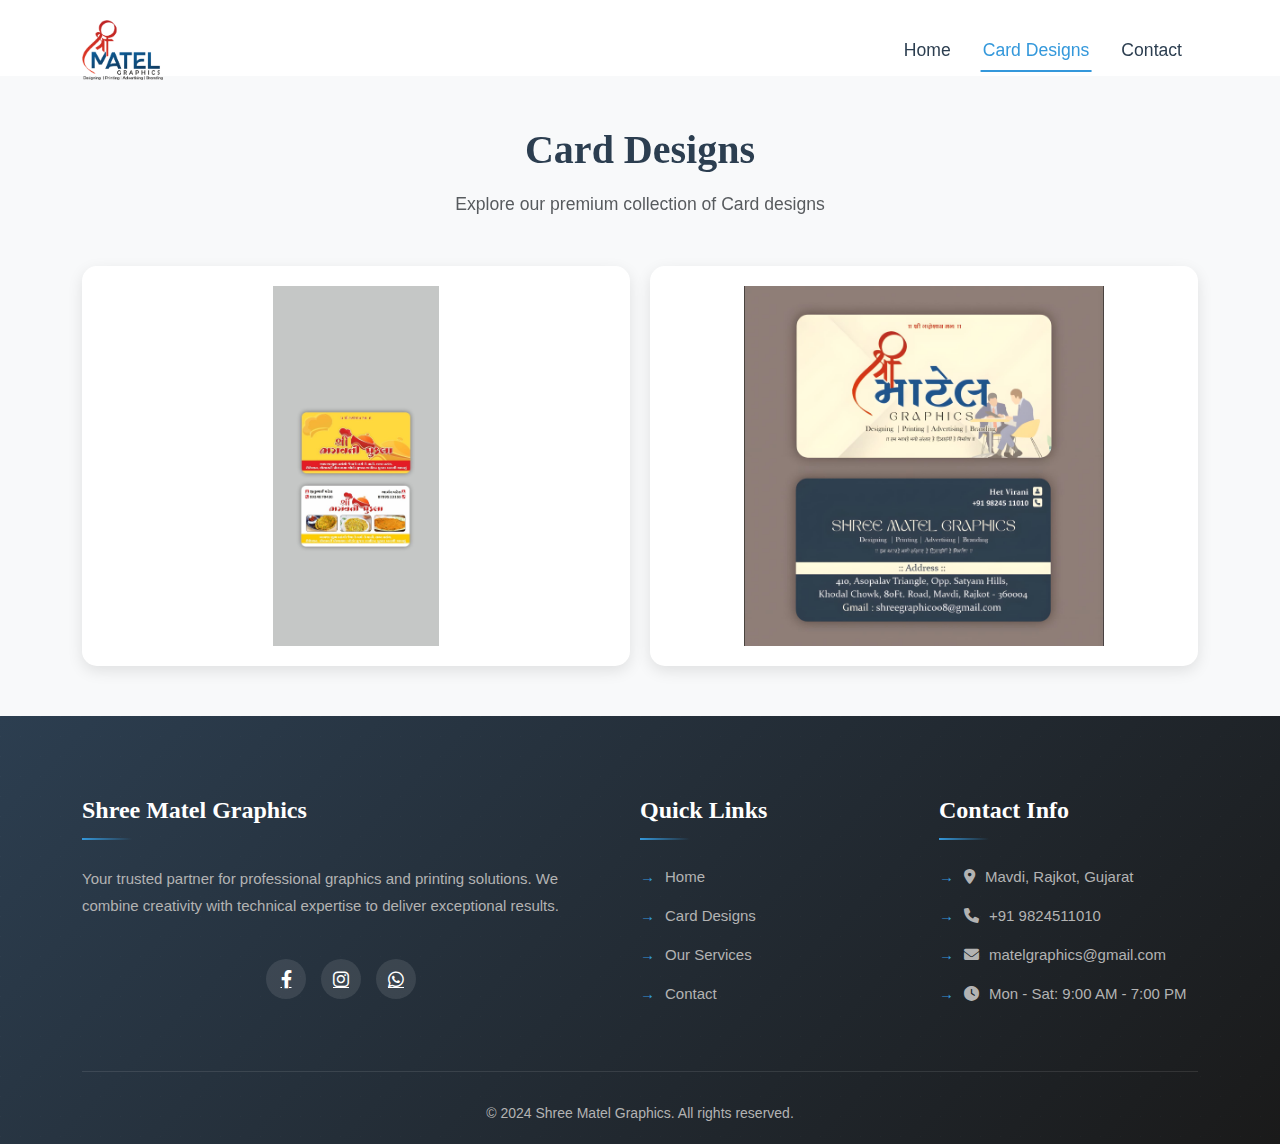
<file: card.html>
<!DOCTYPE html>
<html lang="en">
<head>
    <meta charset="UTF-8">
    <meta name="viewport" content="width=device-width, initial-scale=1.0">
    <title>Card Design</title>
    <link href="https://cdn.jsdelivr.net/npm/bootstrap@5.3.0/dist/css/bootstrap.min.css" rel="stylesheet">
    <link rel="stylesheet" href="https://cdnjs.cloudflare.com/ajax/libs/font-awesome/6.0.0/css/all.min.css">
    <link href="https://unpkg.com/aos@2.3.1/dist/aos.css" rel="stylesheet">
    <link rel="stylesheet" href="styles.css">
    <style>
        .card-section {
            padding: 50px 0;
            background: #f8f9fa;
            margin-top: 76px;
        }

        .card-grid {
            display: grid;
            grid-template-columns: repeat(2, 1fr);
            gap: 20px;
            max-width: 1200px;
            margin: 0 auto;
        }

        .design-card {
            background: #ffffff;
            border-radius: 15px;
            overflow: hidden;
            box-shadow: 0 5px 15px rgba(0, 0, 0, 0.1);
            height: 400px;
            width: 100%;
            transition: all 0.3s ease;
            position: relative;
        }

        .design-card:hover {
            transform: translateY(-10px);
            box-shadow: 0 15px 30px rgba(0, 0, 0, 0.2);
        }

        .card-image {
            width: 100%;
            height: 100%;
            display: flex;
            align-items: center;
            justify-content: center;
            padding: 20px;
            transition: all 0.3s ease;
        }

        .card-image img {
            max-width: 100%;
            max-height: 100%;
            object-fit: contain;
            transition: all 0.5s ease;
        }

        .design-card:hover .card-image img {
            transform: scale(1.05);
        }

        .design-card::after {
            content: '';
            position: absolute;
            top: 0;
            left: 0;
            width: 100%;
            height: 100%;
            background: linear-gradient(45deg, rgba(52, 152, 219, 0.1), rgba(44, 62, 80, 0.1));
            opacity: 0;
            transition: all 0.3s ease;
        }

        .design-card:hover::after {
            opacity: 1;
        }

        @media (max-width: 768px) {
            .card-grid {
                grid-template-columns: 1fr;
            }
            .design-card {
                height: 300px;
            }
        }
    </style>
</head>
<body>
    <!-- Navigation -->
    <nav class="navbar navbar-expand-lg navbar-light fixed-top">
        <div class="container">
            <a class="navbar-brand" href="index.html">
                <img src="images/matel logo.png" alt="Shree Matel Graphics">
            </a>
            <button class="navbar-toggler" type="button" data-bs-toggle="collapse" data-bs-target="#navbarNav">
                <span class="navbar-toggler-icon"></span>
            </button>
            <div class="collapse navbar-collapse" id="navbarNav">
                <ul class="navbar-nav ms-auto">
                    <li class="nav-item">
                        <a class="nav-link" href="index.html">Home</a>
                    </li>
                    <li class="nav-item">
                        <a class="nav-link active" href="card.html">Card Designs</a>
                    </li>
                    <li class="nav-item">
                        <a class="nav-link" href="index.html#contact">Contact</a>
                    </li>
                </ul>
            </div>
        </div>
    </nav>

    <!-- Card Section -->
    <section class="card-section">
        <div class="container">
            <div class="section-header text-center mb-5" data-aos="fade-up">
                <h2 class="display-4 fw-bold mb-3">Card Designs</h2>
                <p class="lead text-muted">Explore our premium collection of Card designs</p>
            </div>
            <div class="card-grid">
                <div class="design-card" data-aos="fade-up" data-aos-delay="100">
                    <div class="card-image">
                        <img src="images/card.jpg" alt="Card Design">
                    </div>
                </div>
                <div class="design-card" data-aos="fade-up" data-aos-delay="200">
                    <div class="card-image">
                        <img src="images/matel card.jpg" alt="Card Design">
                    </div>
                </div>
            </div>
        </div>
    </section>

    <!-- Footer -->
    <footer>
        <div class="container">
            <div class="footer-content">
                <div class="footer-section">
                    <h3>Shree Matel Graphics</h3>
                    <p>Your trusted partner for professional graphics and printing solutions. We combine creativity with technical expertise to deliver exceptional results.</p>
                    <div class="social-links">
                        <a href="#"><i class="fab fa-facebook-f"></i></a>
                        <a href="#"><i class="fab fa-instagram"></i></a>
                        <a href="#"><i class="fab fa-whatsapp"></i></a>
                    </div>
                </div>
                <div class="footer-section">
                    <h3>Quick Links</h3>
                    <ul>
                        <li><a href="index.html">Home</a></li>
                        <li><a href="card.html">Card Designs</a></li>
                        <li><a href="index.html#services">Our Services</a></li>
                        <li><a href="index.html#contact">Contact</a></li>
                    </ul>
                </div>
                <div class="footer-section">
                    <h3>Contact Info</h3>
                    <ul>
                        <li><a href="#"><i class="fas fa-map-marker-alt"></i> Mavdi, Rajkot, Gujarat</a></li>
                        <li><a href="tel:+919824511010"><i class="fas fa-phone"></i> +91 9824511010</a></li>
                        <li><a href="mailto:matelgraphics@gmail.com"><i class="fas fa-envelope"></i> matelgraphics@gmail.com</a></li>
                        <li><a href="#"><i class="fas fa-clock"></i> Mon - Sat: 9:00 AM - 7:00 PM</a></li>
                    </ul>
                </div>
            </div>
            <div class="footer-bottom">
                <p>&copy; 2024 Shree Matel Graphics. All rights reserved.</p>
            </div>
        </div>
    </footer>

    <script src="https://cdn.jsdelivr.net/npm/bootstrap@5.3.0/dist/js/bootstrap.bundle.min.js"></script>
    <script src="https://unpkg.com/aos@2.3.1/dist/aos.js"></script>
    <script>
        AOS.init({
            duration: 1000,
            once: true,
            offset: 100
        });
    </script>
</body>
</html>
</file>
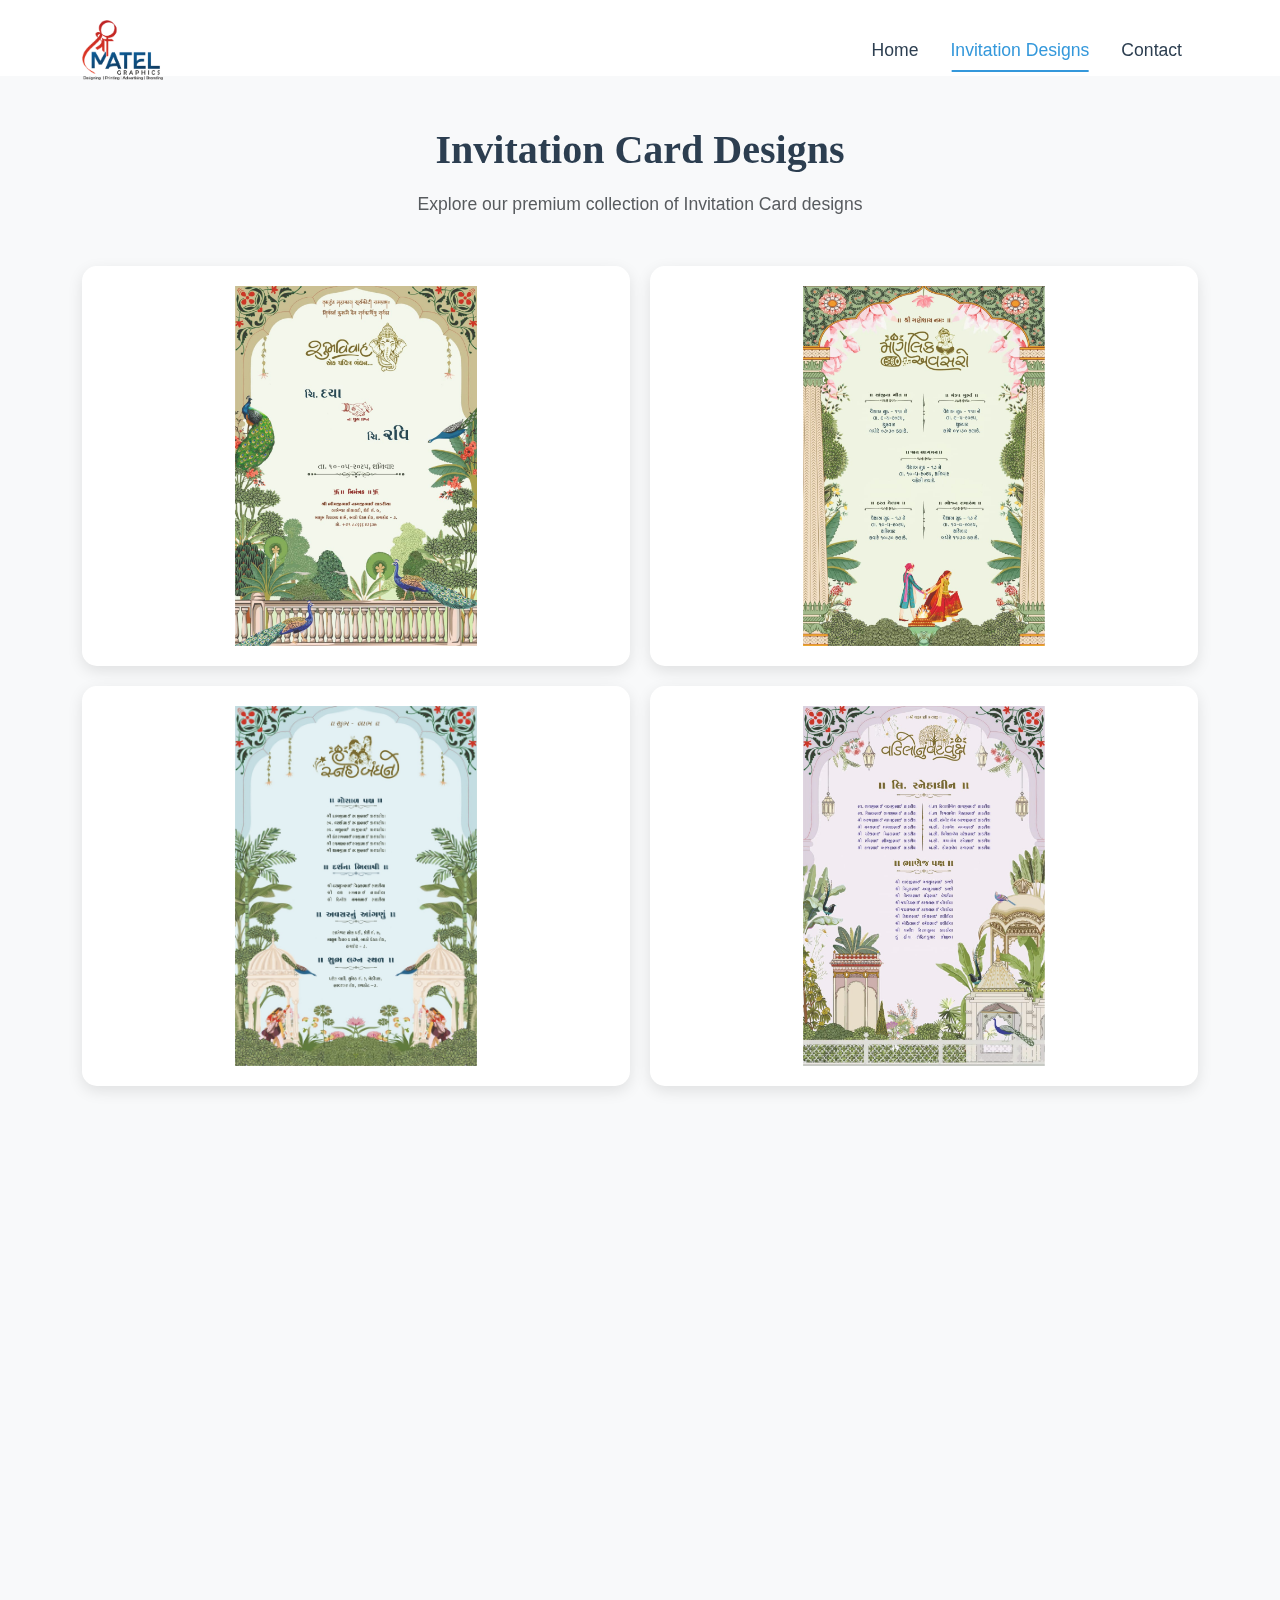
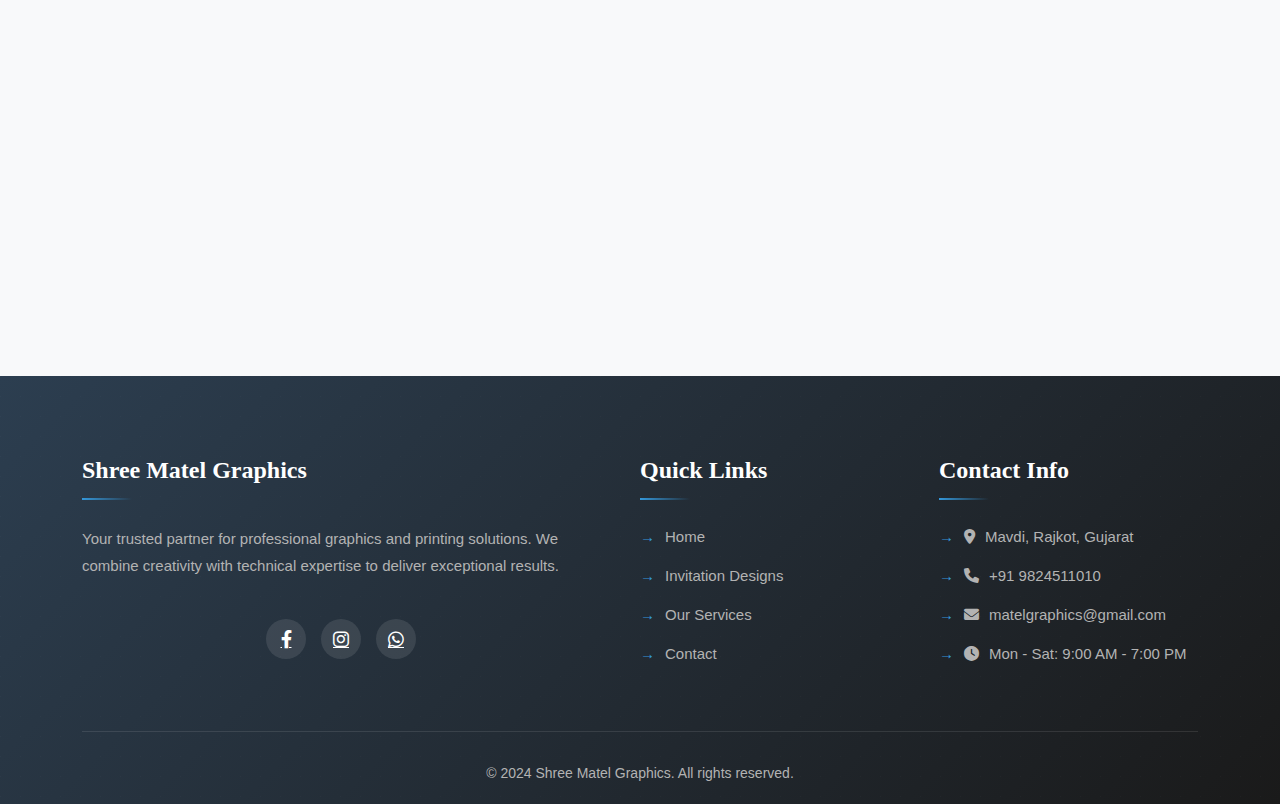
<file: invitation.html>
<!DOCTYPE html>
<html lang="en">
<head>
    <meta charset="UTF-8">
    <meta name="viewport" content="width=device-width, initial-scale=1.0">
    <title>Invitation Design</title>
    <link href="https://cdn.jsdelivr.net/npm/bootstrap@5.3.0/dist/css/bootstrap.min.css" rel="stylesheet">
    <link rel="stylesheet" href="https://cdnjs.cloudflare.com/ajax/libs/font-awesome/6.0.0/css/all.min.css">
    <link href="https://unpkg.com/aos@2.3.1/dist/aos.css" rel="stylesheet">
    <link rel="stylesheet" href="styles.css">
    <style>
        .invitation-section {
            padding: 50px 0;
            background: #f8f9fa;
            margin-top: 76px;
        }

        .invitation-grid {
            display: grid;
            grid-template-columns: repeat(2, 1fr);
            gap: 20px;
            max-width: 1200px;
            margin: 0 auto;
        }

        .invitation-card {
            background: #ffffff;
            border-radius: 15px;
            overflow: hidden;
            box-shadow: 0 5px 15px rgba(0, 0, 0, 0.1);
            height: 400px;
            width: 100%;
            transition: all 0.3s ease;
            position: relative;
        }

        .invitation-card:hover {
            transform: translateY(-10px);
            box-shadow: 0 15px 30px rgba(0, 0, 0, 0.2);
        }

        .invitation-image {
            width: 100%;
            height: 100%;
            display: flex;
            align-items: center;
            justify-content: center;
            padding: 20px;
            transition: all 0.3s ease;
        }

        .invitation-image img {
            max-width: 100%;
            max-height: 100%;
            object-fit: contain;
            transition: all 0.5s ease;
        }

        .invitation-card:hover .invitation-image img {
            transform: scale(1.05);
        }

        .invitation-card::after {
            content: '';
            position: absolute;
            top: 0;
            left: 0;
            width: 100%;
            height: 100%;
            background: linear-gradient(45deg, rgba(52, 152, 219, 0.1), rgba(44, 62, 80, 0.1));
            opacity: 0;
            transition: all 0.3s ease;
        }

        .invitation-card:hover::after {
            opacity: 1;
        }

        @media (max-width: 768px) {
            .invitation-grid {
                grid-template-columns: 1fr;
            }
            .invitation-card {
                height: 300px;
            }
        }
    </style>
</head>
<body>
    <!-- Navigation -->
    <nav class="navbar navbar-expand-lg navbar-light fixed-top">
        <div class="container">
            <a class="navbar-brand" href="index.html">
                <img src="images/matel logo.png" alt="Shree Matel Graphics">
            </a>
            <button class="navbar-toggler" type="button" data-bs-toggle="collapse" data-bs-target="#navbarNav">
                <span class="navbar-toggler-icon"></span>
            </button>
            <div class="collapse navbar-collapse" id="navbarNav">
                <ul class="navbar-nav ms-auto">
                    <li class="nav-item">
                        <a class="nav-link" href="index.html">Home</a>
                    </li>
                    <li class="nav-item">
                        <a class="nav-link active" href="invitation.html">Invitation Designs</a>
                    </li>
                    <li class="nav-item">
                        <a class="nav-link" href="index.html#contact">Contact</a>
                    </li>
                </ul>
            </div>
        </div>
    </nav>

    <!-- Invitation Section -->
    <section class="invitation-section">
        <div class="container">
            <div class="section-header text-center mb-5" data-aos="fade-up">
                <h2 class="display-4 fw-bold mb-3">Invitation Card Designs</h2>
                <p class="lead text-muted">Explore our premium collection of Invitation Card designs</p>
            </div>
            <div class="invitation-grid">
                <div class="invitation-card" data-aos="fade-up" data-aos-delay="100">
                    <div class="invitation-image">
                        <img src="images/inv1.jpg" alt="Invitation Design">
                    </div>
                </div>
                <div class="invitation-card" data-aos="fade-up" data-aos-delay="200">
                    <div class="invitation-image">
                        <img src="images/inv2.jpg" alt="Invitation Design">
                    </div>
                </div>
                <div class="invitation-card" data-aos="fade-up" data-aos-delay="300">
                    <div class="invitation-image">
                        <img src="images/inv3.jpg" alt="Invitation Design">
                    </div>
                </div>
                <div class="invitation-card" data-aos="fade-up" data-aos-delay="400">
                    <div class="invitation-image">
                        <img src="images/inv4.jpg" alt="Invitation Design">
                    </div>
                </div>
                <div class="invitation-card" data-aos="fade-up" data-aos-delay="500">
                    <div class="invitation-image">
                        <img src="images/inv5.jpg" alt="Invitation Design">
                    </div>
                </div>
                <div class="invitation-card" data-aos="fade-up" data-aos-delay="600">
                    <div class="invitation-image">
                        <img src="images/inv6.jpg" alt="Invitation Design">
                    </div>
                </div>
                <div class="invitation-card" data-aos="fade-up" data-aos-delay="700">
                    <div class="invitation-image">
                        <img src="images/inv7.jpg" alt="Invitation Design">
                    </div>
                </div>
            </div>
        </div>
    </section>

    <!-- Footer -->
    <footer>
        <div class="container">
            <div class="footer-content">
                <div class="footer-section">
                    <h3>Shree Matel Graphics</h3>
                    <p>Your trusted partner for professional graphics and printing solutions. We combine creativity with technical expertise to deliver exceptional results.</p>
                    <div class="social-links">
                        <a href="#"><i class="fab fa-facebook-f"></i></a>
                        <a href="#"><i class="fab fa-instagram"></i></a>
                        <a href="#"><i class="fab fa-whatsapp"></i></a>
                    </div>
                </div>
                <div class="footer-section">
                    <h3>Quick Links</h3>
                    <ul>
                        <li><a href="index.html">Home</a></li>
                        <li><a href="invitation.html">Invitation Designs</a></li>
                        <li><a href="index.html#services">Our Services</a></li>
                        <li><a href="index.html#contact">Contact</a></li>
                    </ul>
                </div>
                <div class="footer-section">
                    <h3>Contact Info</h3>
                    <ul>
                        <li><a href="#"><i class="fas fa-map-marker-alt"></i> Mavdi, Rajkot, Gujarat</a></li>
                        <li><a href="tel:+919824511010"><i class="fas fa-phone"></i> +91 9824511010</a></li>
                        <li><a href="mailto:matelgraphics@gmail.com"><i class="fas fa-envelope"></i> matelgraphics@gmail.com</a></li>
                        <li><a href="#"><i class="fas fa-clock"></i> Mon - Sat: 9:00 AM - 7:00 PM</a></li>
                    </ul>
                </div>
            </div>
            <div class="footer-bottom">
                <p>&copy; 2024 Shree Matel Graphics. All rights reserved.</p>
            </div>
        </div>
    </footer>

    <script src="https://cdn.jsdelivr.net/npm/bootstrap@5.3.0/dist/js/bootstrap.bundle.min.js"></script>
    <script src="https://unpkg.com/aos@2.3.1/dist/aos.js"></script>
    <script>
        AOS.init({
            duration: 1000,
            once: true,
            offset: 100
        });
    </script>
</body>
</html>
</file>
<file: styles.css>
/* Reset and Base Styles */
* {
    margin: 0;
    padding: 0;
    box-sizing: border-box;
    font-family: 'Poppins', sans-serif;
}

html {
    scroll-behavior: smooth;
}

body {
    line-height: 1.6;
    color: #333;
}

/* Header and Navigation */
.navbar {
    padding: 15px 0;
    transition: all 0.3s ease;
}

.navbar.scrolled {
    padding: 0.5rem 0;
    background-color: rgba(255, 255, 255, 0.98) !important;
}

.navbar-brand {
    display: flex;
    align-items: center;
}

.navbar-brand img {
    height: 60px;
    width: auto;
    object-fit: contain;
    transition: transform 0.3s ease;
}

.navbar-brand:hover img {
    transform: scale(1.05);
}

.navbar-brand h1 {
    color: #2c3e50;
    font-size: 1.8rem;
    font-weight: 700;
    transition: color 0.3s ease;
}

.navbar-brand:hover h1 {
    color: #3498db;
}

.nav-link {
    color: #2c3e50 !important;
    font-weight: 500;
    padding: 0.5rem 1rem !important;
    transition: color 0.3s ease;
    position: relative;
    font-size: 1.1rem;
}

.nav-link::after {
    content: '';
    position: absolute;
    bottom: 0;
    left: 50%;
    width: 0;
    height: 2px;
    background-color: #3498db;
    transition: all 0.3s ease;
    transform: translateX(-50%);
}

.nav-link:hover::after,
.nav-link.active::after {
    width: 80%;
}

.nav-link:hover,
.nav-link.active {
    color: #3498db !important;
}

.nav-link.btn {
    padding: 0.5rem 1.5rem !important;
    border-radius: 5px;
    transition: all 0.3s ease;
}

.nav-link.btn:hover {
    transform: translateY(-2px);
    box-shadow: 0 5px 15px rgba(52, 152, 219, 0.3);
}

.navbar-toggler {
    border: none;
    padding: 0.5rem;
}

.navbar-toggler:focus {
    box-shadow: none;
}

.nav-icons {
    display: flex;
    align-items: center;
    gap: 1.5rem;
}

.nav-icon {
    color: #2c3e50;
    font-size: 1.2rem;
    transition: color 0.3s ease;
    text-decoration: none;
}

.nav-icon:hover {
    color: #3498db;
}

.fa-bars, .fa-times {
    display: none;
    cursor: pointer;
    font-size: 1.5rem;
    color: #2c3e50;
    transition: color 0.3s ease;
}

.fa-bars:hover, .fa-times:hover {
    color: #3498db;
}

/* Hero Section */
.hero {
    position: relative;
    min-height: 100vh;
    background: linear-gradient(135deg, #f8f9fa 0%, #e9ecef 100%);
    display: flex;
    align-items: center;
    padding: 120px 0 80px;
    overflow: hidden;
}

.hero-shapes {
    position: absolute;
    width: 100%;
    height: 100%;
    top: 0;
    left: 0;
    z-index: 1;
}

.shape {
    position: absolute;
    border-radius: 50%;
    background: linear-gradient(45deg, #3498db, #2980b9);
    opacity: 0.1;
}

.shape-1 {
    width: 300px;
    height: 300px;
    top: -150px;
    right: -150px;
}

.shape-2 {
    width: 200px;
    height: 200px;
    bottom: -100px;
    left: -100px;
    background: linear-gradient(45deg, #2ecc71, #27ae60);
}

.shape-3 {
    width: 150px;
    height: 150px;
    top: 50%;
    right: 10%;
    background: linear-gradient(45deg, #e74c3c, #c0392b);
}

.hero-content {
    position: relative;
    z-index: 2;
    display: grid;
    grid-template-columns: 1fr 1fr;
    gap: 4rem;
    align-items: center;
}

.hero-text {
    max-width: 600px;
}

.hero-badge {
    display: inline-block;
    padding: 0.5rem 1.5rem;
    background: rgba(52, 152, 219, 0.1);
    border-radius: 50px;
    margin-bottom: 1.5rem;
}

.hero-badge span {
    color: #3498db;
    font-weight: 600;
    font-size: 1.1rem;
    letter-spacing: 0.5px;
}

.hero-title {
    font-family: 'Playfair Display', serif;
    font-size: 3.5rem;
    font-weight: 700;
    margin-bottom: 1.5rem;
    color: #2c3e50;
    line-height: 1.2;
}

.gradient-text {
    display: block;
    background: linear-gradient(45deg, #3498db, #2ecc71);
    -webkit-background-clip: text;
    -webkit-text-fill-color: transparent;
    font-size: 2.5rem;
}

.hero-subtitle {
    font-size: 1.3rem;
    margin-bottom: 2.5rem;
    color: #666;
    line-height: 1.6;
}

.hero-features {
    display: flex;
    flex-direction: column;
    gap: 1.5rem;
    margin-bottom: 2.5rem;
}

.feature-item {
    display: flex;
    align-items: center;
    gap: 1.5rem;
    padding: 1rem;
    background: white;
    border-radius: 15px;
    box-shadow: 0 5px 15px rgba(0,0,0,0.05);
    transition: transform 0.3s ease;
}

.feature-item:hover {
    transform: translateX(10px);
}

.feature-icon {
    width: 50px;
    height: 50px;
    background: rgba(52, 152, 219, 0.1);
    border-radius: 12px;
    display: flex;
    align-items: center;
    justify-content: center;
}

.feature-icon i {
    color: #3498db;
    font-size: 1.5rem;
}

.feature-text h4 {
    color: #2c3e50;
    font-size: 1.1rem;
    margin-bottom: 0.3rem;
    font-weight: 600;
}

.feature-text p {
    color: #666;
    font-size: 0.9rem;
    margin: 0;
}

.hero-buttons {
    display: flex;
    gap: 1.5rem;
}

.cta-button {
    padding: 1rem 2rem;
    border-radius: 12px;
    font-weight: 600;
    text-decoration: none;
    transition: all 0.3s ease;
    display: flex;
    align-items: center;
    gap: 0.8rem;
    letter-spacing: 0.5px;
}

.cta-button.primary {
    background: linear-gradient(45deg, #3498db, #2980b9);
    color: white;
}

.cta-button.secondary {
    background: white;
    color: #2c3e50;
    border: 2px solid #e9ecef;
}

.cta-button:hover {
    transform: translateY(-3px);
    box-shadow: 0 10px 20px rgba(0,0,0,0.1);
}

.cta-button.primary:hover {
    background: linear-gradient(45deg, #2980b9, #3498db);
}

.cta-button.secondary:hover {
    border-color: #3498db;
    color: #3498db;
}

.hero-image {
    position: relative;
    width: 100%;
    height: 100%;
    display: flex;
    justify-content: center;
    align-items: center;
}

.image-wrapper {
    position: relative;
    width: 100%;
    max-width: 500px;
}

.hero-image img {
    width: 100%;
    height: auto;
    border-radius: 20px;
    box-shadow: 0 20px 40px rgba(0,0,0,0.1);
    transform: perspective(1000px) rotateY(-5deg);
    transition: transform 0.5s ease;
}

.hero-image:hover img {
    transform: perspective(1000px) rotateY(0deg);
}

.floating-card {
    position: absolute;
    background: white;
    padding: 1rem 1.5rem;
    border-radius: 15px;
    box-shadow: 0 10px 30px rgba(0,0,0,0.1);
    display: flex;
    align-items: center;
    gap: 1rem;
    animation: float 3s ease-in-out infinite;
}

.floating-card i {
    color: #3498db;
    font-size: 1.5rem;
}

.floating-card span {
    color: #2c3e50;
    font-weight: 600;
    font-size: 1rem;
}

.card-1 {
    top: -20px;
    right: -20px;
    animation-delay: 0s;
}

.card-2 {
    bottom: -20px;
    left: -20px;
    animation-delay: 1.5s;
}

@keyframes float {
    0%, 100% { transform: translateY(0); }
    50% { transform: translateY(-10px); }
}

@media (max-width: 991px) {
    .hero-content {
        grid-template-columns: 1fr;
        text-align: center;
        gap: 3rem;
    }

    .hero-text {
        max-width: 100%;
    }

    .hero-features {
        align-items: center;
    }

    .feature-item {
        max-width: 400px;
    }

    .hero-buttons {
        justify-content: center;
    }

    .hero-image {
        order: -1;
    }

    .floating-card {
        display: none;
    }
}

@media (max-width: 768px) {
    .hero {
        padding: 100px 0 60px;
    }

    .hero-title {
        font-size: 2.5rem;
    }

    .gradient-text {
        font-size: 2rem;
    }

    .hero-subtitle {
        font-size: 1.1rem;
    }

    .hero-buttons {
        flex-direction: column;
    }

    .feature-item {
        padding: 0.8rem;
    }

    .feature-icon {
        width: 40px;
        height: 40px;
    }

    .feature-icon i {
        font-size: 1.2rem;
    }
}

@media (max-width: 480px) {
    .hero-title {
        font-size: 2rem;
    }

    .gradient-text {
        font-size: 1.5rem;
    }

    .hero-subtitle {
        font-size: 1rem;
    }

    .feature-item {
        padding: 0.7rem;
    }

    .feature-text h4 {
        font-size: 1rem;
    }

    .feature-text p {
        font-size: 0.8rem;
    }
}

/* Services Section */
.services {
    padding: 100px 0;
    background: linear-gradient(135deg, #f8f9fa 0%, #e9ecef 100%);
    position: relative;
    overflow: hidden;
}

.services-shapes {
    position: absolute;
    width: 100%;
    height: 100%;
    top: 0;
    left: 0;
    z-index: 1;
}

.services .shape {
    position: absolute;
    border-radius: 50%;
    opacity: 0.1;
}

.services .shape-1 {
    width: 400px;
    height: 400px;
    background: linear-gradient(45deg, #3498db, #2980b9);
    top: -200px;
    right: -200px;
}

.services .shape-2 {
    width: 300px;
    height: 300px;
    background: linear-gradient(45deg, #2ecc71, #27ae60);
    bottom: -150px;
    left: -150px;
}

.section-header {
    text-align: center;
    margin-bottom: 60px;
    position: relative;
    z-index: 2;
}

.section-badge {
    display: inline-block;
    padding: 0.5rem 1.5rem;
    background: rgba(52, 152, 219, 0.1);
    border-radius: 50px;
    color: #3498db;
    font-weight: 600;
    font-size: 1.1rem;
    margin-bottom: 1rem;
}

.section-header h2 {
    font-family: 'Playfair Display', serif;
    font-size: 2.5rem;
    font-weight: 700;
    color: #2c3e50;
    margin-bottom: 1rem;
}

.section-header p {
    color: #666;
    font-size: 1.1rem;
    max-width: 600px;
    margin: 0 auto;
}

.services-grid {
    display: grid;
    grid-template-columns: repeat(auto-fit, minmax(280px, 1fr));
    gap: 30px;
    position: relative;
    z-index: 2;
}

.service-card {
    background: white;
    border-radius: 20px;
    padding: 40px 30px;
    box-shadow: 0 10px 30px rgba(0,0,0,0.05);
    transition: all 0.3s ease;
    position: relative;
    overflow: hidden;
}

.service-card::before {
    content: '';
    position: absolute;
    top: 0;
    left: 0;
    width: 100%;
    height: 100%;
    background: linear-gradient(45deg, #3498db, #2980b9);
    opacity: 0;
    transition: all 0.3s ease;
    z-index: 1;
}

.service-card:hover {
    transform: translateY(-10px);
}

.service-card:hover::before {
    opacity: 0.05;
}

.service-icon {
    width: 70px;
    height: 70px;
    background: rgba(52, 152, 219, 0.1);
    border-radius: 15px;
    display: flex;
    align-items: center;
    justify-content: center;
    margin-bottom: 25px;
    transition: all 0.3s ease;
}

.service-card:hover .service-icon {
    background: #3498db;
    transform: rotateY(180deg);
}

.service-icon i {
    font-size: 2rem;
    color: #3498db;
    transition: all 0.3s ease;
}

.service-card:hover .service-icon i {
    color: white;
    transform: rotateY(-180deg);
}

.service-content {
    position: relative;
    z-index: 2;
}

.service-content h3 {
    font-family: 'Playfair Display', serif;
    font-size: 1.5rem;
    font-weight: 600;
    color: #2c3e50;
    margin-bottom: 15px;
}

.service-content p {
    color: #666;
    font-size: 1rem;
    line-height: 1.6;
    margin-bottom: 20px;
}

.service-features {
    list-style: none;
    padding: 0;
    margin: 0 0 25px 0;
}

.service-features li {
    display: flex;
    align-items: center;
    gap: 10px;
    color: #666;
    font-size: 0.95rem;
    margin-bottom: 10px;
}

.service-features li i {
    color: #3498db;
    font-size: 0.9rem;
}

.service-link {
    display: inline-flex;
    align-items: center;
    gap: 8px;
    color: #3498db;
    text-decoration: none;
    font-weight: 600;
    font-size: 1rem;
    transition: all 0.3s ease;
}

.service-link i {
    transition: transform 0.3s ease;
}

.service-link:hover {
    color: #2980b9;
}

.service-link:hover i {
    transform: translateX(5px);
}

@media (max-width: 991px) {
    .services {
        padding: 80px 0;
    }

    .section-header h2 {
        font-size: 2.2rem;
    }

    .services-grid {
        gap: 20px;
    }

    .service-card {
        padding: 30px 25px;
    }
}

@media (max-width: 768px) {
    .services {
        padding: 60px 0;
    }

    .section-header h2 {
        font-size: 2rem;
    }

    .section-header p {
        font-size: 1rem;
    }

    .service-icon {
        width: 60px;
        height: 60px;
    }

    .service-icon i {
        font-size: 1.8rem;
    }

    .service-content h3 {
        font-size: 1.3rem;
    }
}

@media (max-width: 480px) {
    .services {
        padding: 50px 0;
    }

    .section-header h2 {
        font-size: 1.8rem;
    }

    .section-badge {
        font-size: 1rem;
    }

    .service-card {
        padding: 25px 20px;
    }

    .service-icon {
        width: 50px;
        height: 50px;
    }

    .service-icon i {
        font-size: 1.5rem;
    }

    .service-content h3 {
        font-size: 1.2rem;
    }

    .service-features li {
        font-size: 0.9rem;
    }
}

/* Portfolio Section */
.portfolio {
    padding: 100px 0;
    background: linear-gradient(135deg, #f8f9fa 0%, #e9ecef 100%);
    position: relative;
    overflow: hidden;
}

.portfolio::before {
    content: '';
    position: absolute;
    top: 0;
    left: 0;
    width: 100%;
    height: 100%;
    background: url('data:image/svg+xml,<svg width="20" height="20" viewBox="0 0 20 20" xmlns="http://www.w3.org/2000/svg"><rect width="1" height="1" fill="%233498db" opacity="0.1"/></svg>');
    opacity: 0.5;
}

.portfolio-filter {
    display: flex;
    justify-content: center;
    gap: 1rem;
    margin-bottom: 3rem;
    flex-wrap: wrap;
}

.filter-btn {
    padding: 0.8rem 1.5rem;
    border: none;
    background: white;
    color: #2c3e50;
    border-radius: 50px;
    font-weight: 500;
    cursor: pointer;
    transition: all 0.3s ease;
    box-shadow: 0 5px 15px rgba(0,0,0,0.05);
}

.filter-btn:hover,
.filter-btn.active {
    background: #3498db;
    color: white;
    transform: translateY(-2px);
    box-shadow: 0 8px 20px rgba(52, 152, 219, 0.2);
}

.portfolio-grid {
    display: grid;
    grid-template-columns: repeat(auto-fit, minmax(350px, 1fr));
    gap: 2rem;
    position: relative;
    z-index: 1;
}

.portfolio-item {
    position: relative;
    border-radius: 20px;
    overflow: hidden;
    box-shadow: 0 10px 30px rgba(0,0,0,0.1);
    transition: all 0.3s ease;
    background: white;
}

.portfolio-item:hover {
    transform: translateY(-10px);
    box-shadow: 0 20px 40px rgba(0,0,0,0.2);
}

.portfolio-img {
    position: relative;
    overflow: hidden;
    aspect-ratio: 4/3;
}

.portfolio-img img {
    width: 100%;
    height: 100%;
    object-fit: cover;
    transition: transform 0.5s ease;
}

.portfolio-item:hover .portfolio-img img {
    transform: scale(1.1);
}

.portfolio-overlay {
    position: absolute;
    top: 0;
    left: 0;
    width: 100%;
    height: 100%;
    background: rgba(44, 62, 80, 0.9);
    display: flex;
    align-items: center;
    justify-content: center;
    opacity: 0;
    transition: all 0.3s ease;
    padding: 2rem;
}

.portfolio-item:hover .portfolio-overlay {
    opacity: 1;
}

.portfolio-content {
    text-align: center;
    color: white;
    transform: translateY(20px);
    transition: all 0.3s ease;
}

.portfolio-item:hover .portfolio-content {
    transform: translateY(0);
}

.portfolio-content .category {
    display: inline-block;
    padding: 0.5rem 1rem;
    background: rgba(52, 152, 219, 0.2);
    color: #3498db;
    border-radius: 50px;
    font-size: 0.9rem;
    font-weight: 500;
    margin-bottom: 1rem;
}

.portfolio-content h3 {
    font-family: 'Playfair Display', serif;
    font-size: 1.5rem;
    font-weight: 600;
    margin-bottom: 0.5rem;
    color: white;
}

.portfolio-content p {
    font-size: 1rem;
    margin-bottom: 1.5rem;
    opacity: 0.9;
}

.portfolio-link {
    display: inline-flex;
    align-items: center;
    justify-content: center;
    width: 45px;
    height: 45px;
    background: #3498db;
    color: white;
    border-radius: 50%;
    text-decoration: none;
    transition: all 0.3s ease;
}

.portfolio-link:hover {
    background: white;
    color: #3498db;
    transform: translateY(-3px);
}

@media (max-width: 991px) {
    .portfolio {
        padding: 80px 0;
    }

    .portfolio-grid {
        grid-template-columns: repeat(auto-fit, minmax(300px, 1fr));
        gap: 1.5rem;
    }

    .filter-btn {
        padding: 0.7rem 1.2rem;
        font-size: 0.9rem;
    }
}

@media (max-width: 768px) {
    .portfolio {
        padding: 60px 0;
    }

    .portfolio-filter {
        gap: 0.8rem;
        margin-bottom: 2rem;
    }

    .filter-btn {
        padding: 0.6rem 1rem;
        font-size: 0.85rem;
    }

    .portfolio-grid {
        grid-template-columns: repeat(auto-fit, minmax(250px, 1fr));
        gap: 1rem;
    }

    .portfolio-content h3 {
        font-size: 1.3rem;
    }

    .portfolio-content p {
        font-size: 0.9rem;
    }
}

@media (max-width: 480px) {
    .portfolio {
        padding: 50px 0;
    }

    .portfolio-filter {
        flex-direction: column;
        align-items: center;
    }

    .filter-btn {
        width: 100%;
        max-width: 200px;
    }

    .portfolio-grid {
        grid-template-columns: 1fr;
    }

    .portfolio-content h3 {
        font-size: 1.2rem;
    }

    .portfolio-content p {
        font-size: 0.85rem;
    }
}

/* About Section */
.about {
    padding: 100px 0;
    background: linear-gradient(135deg, #f8f9fa 0%, #e9ecef 100%);
    position: relative;
    overflow: hidden;
}

.about::before {
    content: '';
    position: absolute;
    top: 0;
    left: 0;
    width: 100%;
    height: 100%;
    background: url('images/pattern.png');
    opacity: 0.1;
}

.about-content {
    display: grid;
    grid-template-columns: 1fr 1fr;
    gap: 4rem;
    align-items: center;
    position: relative;
    z-index: 1;
}

.about-image-wrapper {
    position: relative;
}

.about-image {
    position: relative;
    border-radius: 20px;
    overflow: hidden;
    margin-top: 20px;
    box-shadow: 0 20px 40px rgba(0, 0, 0, 0.1);
    transition: transform 0.3s ease;
}

.about-image:hover {
    transform: translateY(-10px);
}

.about-image img {
    width: 100%;
    height: 500px;
    object-fit: cover;
    transition: transform 0.5s ease;
}

.about-image:hover img {
    transform: scale(1.05);
}

.experience-badge {
    position: absolute;
    bottom: 30px;
    right: -20px;
    background: linear-gradient(45deg, #3498db, #2c3e50);
    color: #fff;
    padding: 1.5rem;
    border-radius: 15px;
    text-align: center;
    box-shadow: 0 10px 30px rgba(52, 152, 219, 0.3);
    animation: float 3s ease-in-out infinite;
}

.experience-badge .years {
    display: block;
    font-family: 'Playfair Display', serif;
    font-size: 2.5rem;
    font-weight: 700;
    line-height: 1;
    margin-bottom: 0.5rem;
}

.experience-badge .text {
    font-size: 1rem;
    font-weight: 500;
}

.stats-cards {
    display: grid;
    grid-template-columns: repeat(2, 1fr);
    gap: 1.5rem;
    margin-top: 2rem;
}

.stat-card {
    background: #fff;
    padding: 1.5rem;
    border-radius: 15px;
    box-shadow: 0 10px 30px rgba(0, 0, 0, 0.05);
    display: flex;
    align-items: center;
    gap: 1rem;
    transition: all 0.3s ease;
}

.stat-card:hover {
    transform: translateY(-5px);
    box-shadow: 0 15px 35px rgba(0, 0, 0, 0.1);
}

.stat-card i {
    font-size: 2rem;
    color: #3498db;
    background: rgba(52, 152, 219, 0.1);
    padding: 1rem;
    border-radius: 12px;
    transition: all 0.3s ease;
}

.stat-card:hover i {
    transform: scale(1.1);
    background: #3498db;
    color: #fff;
}

.stat-info h3 {
    font-family: 'Playfair Display', serif;
    font-size: 1.8rem;
    font-weight: 700;
    color: #2c3e50;
    margin-bottom: 0.3rem;
}

.stat-info p {
    color: #6c757d;
    font-size: 1rem;
    margin: 0;
}

.about-text {
    padding: 2rem;
}

.about-text-content {
    background: #fff;
    padding: 2.5rem;
    border-radius: 20px;
    box-shadow: 0 10px 30px rgba(0, 0, 0, 0.05);
}

.about-text h3 {
    font-family: 'Playfair Display', serif;
    font-size: 2.2rem;
    font-weight: 700;
    color: #2c3e50;
    margin-bottom: 1.5rem;
}

.about-text p {
    font-size: 1.1rem;
    line-height: 1.8;
    color: #6c757d;
    margin-bottom: 2rem;
}

.about-features {
    display: grid;
    grid-template-columns: repeat(2, 1fr);
    gap: 1.5rem;
    margin-bottom: 2.5rem;
}

.feature {
    display: flex;
    align-items: center;
    gap: 1rem;
}

.feature i {
    color: #3498db;
    font-size: 1.2rem;
    background: rgba(52, 152, 219, 0.1);
    padding: 0.5rem;
    border-radius: 8px;
    transition: all 0.3s ease;
}

.feature:hover i {
    transform: scale(1.1);
    background: #3498db;
    color: #fff;
}

.feature span {
    color: #2c3e50;
    font-size: 1.1rem;
    font-weight: 500;
}

.about-cta {
    display: flex;
    gap: 1.5rem;
}

.about-cta .cta-button {
    flex: 1;
    text-align: center;
    padding: 1rem 2rem;
    border-radius: 12px;
    font-weight: 600;
    text-decoration: none;
    transition: all 0.3s ease;
    display: flex;
    align-items: center;
    justify-content: center;
    gap: 0.8rem;
}

.about-cta .cta-button.primary {
    background: linear-gradient(45deg, #3498db, #2980b9);
    color: white;
}

.about-cta .cta-button.secondary {
    background: white;
    color: #2c3e50;
    border: 2px solid #e9ecef;
}

.about-cta .cta-button:hover {
    transform: translateY(-3px);
    box-shadow: 0 10px 20px rgba(0, 0, 0, 0.1);
}

.about-cta .cta-button.primary:hover {
    background: linear-gradient(45deg, #2980b9, #3498db);
}

.about-cta .cta-button.secondary:hover {
    border-color: #3498db;
    color: #3498db;
}

@media (max-width: 991px) {
    .about-content {
        grid-template-columns: 1fr;
        gap: 3rem;
    }

    .about-image {
        max-width: 600px;
        margin: 0 auto;
    }

    .about-image img {
        height: 400px;
    }

    .about-text {
        text-align: center;
    }

    .about-features {
        justify-content: center;
    }

    .feature {
        justify-content: center;
    }

    .about-cta {
        justify-content: center;
    }
}

@media (max-width: 768px) {
    .about {
        padding: 80px 0;
    }

    .about-text h3 {
        font-size: 1.8rem;
    }

    .about-features {
        grid-template-columns: 1fr;
    }

    .experience-badge {
        padding: 1rem;
        right: -10px;
        bottom: 20px;
    }

    .experience-badge .years {
        font-size: 2rem;
    }

    .stats-cards {
        grid-template-columns: 1fr;
    }

    .about-cta {
        flex-direction: column;
    }
}

@media (max-width: 480px) {
    .about {
        padding: 60px 0;
    }

    .about-image img {
        height: 300px;
    }

    .about-text h3 {
        font-size: 1.5rem;
    }

    .about-text p {
        font-size: 1rem;
    }

    .experience-badge {
        padding: 0.8rem;
    }

    .experience-badge .years {
        font-size: 1.8rem;
    }

    .stat-card {
        padding: 1rem;
    }

    .stat-info h3 {
        font-size: 1.5rem;
    }
}

/* Contact Section Styles */
.contact {
    padding: 100px 0;
    position: relative;
    background: linear-gradient(135deg, #ffffff 0%, #f8f9fa 100%);
    overflow: hidden;
}

.contact-shapes {
    position: absolute;
    width: 100%;
    height: 100%;
    top: 0;
    left: 0;
    z-index: 1;
}

.contact-shapes .shape {
    position: absolute;
    border-radius: 50%;
    background: linear-gradient(45deg, #3498db, #2980b9);
    opacity: 0.1;
}

.contact-shapes .shape-1 {
    width: 300px;
    height: 300px;
    top: -150px;
    right: -150px;
}

.contact-shapes .shape-2 {
    width: 200px;
    height: 200px;
    bottom: -100px;
    left: -100px;
}

.contact-shapes .shape-3 {
    width: 150px;
    height: 150px;
    top: 50%;
    right: 10%;
    transform: translateY(-50%);
}

.contact-container {
    position: relative;
    z-index: 2;
    display: grid;
    grid-template-columns: 1fr 1.5fr;
    gap: 30px;
    margin-top: 50px;
}

/* Contact Info Styles */
.contact-info {
    position: relative;
}

.info-card {
    background: #ffffff;
    border-radius: 20px;
    padding: 40px;
    box-shadow: 0 10px 30px rgba(0, 0, 0, 0.1);
    height: 100%;
    transition: transform 0.3s ease;
}

.info-card:hover {
    transform: translateY(-5px);
}

.info-header {
    text-align: center;
    margin-bottom: 40px;
}

.info-header h3 {
    font-size: 28px;
    color: #3498db;
    margin-bottom: 10px;
    font-family: 'Playfair Display', serif;
}

.info-header p {
    color: #666666;
    font-size: 16px;
}

.info-items {
    display: grid;
    gap: 25px;
}

.info-item {
    display: flex;
    align-items: flex-start;
    gap: 20px;
    padding: 20px;
    background: #f8f9fa;
    border-radius: 15px;
    transition: all 0.3s ease;
}

.info-item:hover {
    background: #3498db;
    transform: translateX(10px);
}

.info-item:hover .info-icon {
    background: white;
    color: #3498db;
}

.info-item:hover .info-content h4,
.info-item:hover .info-content p,
.info-item:hover .info-content .info-subtitle {
    color: rgb(8, 8, 8);
}

.info-icon {
    width: 50px;
    height: 50px;
    background: #3498db;
    color: #ffffff;
    border-radius: 12px;
    display: flex;
    align-items: center;
    justify-content: center;
    font-size: 20px;
    transition: all 0.3s ease;
}

.info-content h4 {
    font-size: 18px;
    color: #3498db;
    margin-bottom: 5px;
    transition: color 0.3s ease;
}

.info-content p {
    font-size: 16px;
    color: #666666;
    margin-bottom: 5px;
    transition: color 0.3s ease;
}

.info-content .info-subtitle {
    font-size: 14px;
    color: #999999;
    transition: color 0.3s ease;
}

.social-links {
    display: flex;
    justify-content: center;
    gap: 15px;
    margin-top: 40px;
     display: flex;
    align-items: center;
    justify-content: center;
}

.social-link {
    width: 45px;
    height: 45px;
    background: #f8f9fa;
    border-radius: 12px;
    display: flex;
    align-items: center;
    justify-content: center;
    transition: all 0.3s ease;
}

/* Facebook */
.social-link.facebook {
    color: #1877f2;
}

.social-link.facebook:hover {
    background: #1877f2;
    color: #ffffff;
    transform: translateY(-5px);
}

/* Instagram */
.social-link.instagram {
    color: #e4405f;
}

.social-link.instagram:hover {
    background: #e4405f;
    color: #ffffff;
    transform: translateY(-5px);
}

/* Twitter/X */
.social-link.twitter {
    color: #1da1f2;
}

.social-link.twitter:hover {
    background: #1da1f2;
    color: #ffffff;
    transform: translateY(-5px);
}

/* LinkedIn */
.social-link.linkedin {
    color: #0077b5;
}

.social-link.linkedin:hover {
    background: #0077b5;
    color: #ffffff;
    transform: translateY(-5px);
}

/* WhatsApp */
.social-link.whatsapp {
    color: #25d366;
}

.social-link.whatsapp:hover {
    background: #25d366;
    color: #ffffff;
    transform: translateY(-5px);
}

/* YouTube */
.social-link.youtube {
    color: #ff0000;
}

.social-link.youtube:hover {
    background: #ff0000;
    color: #ffffff;
    transform: translateY(-5px);
}

/* Contact Form Styles */
.contact-form-wrapper {
    position: relative;
}

.form-card {
    background: #ffffff;
    border-radius: 20px;
    padding: 40px;
    box-shadow: 0 10px 30px rgba(0, 0, 0, 0.1);
    height: 100%;
}

.form-header {
    text-align: center;
    margin-bottom: 40px;
}

.form-header h3 {
    font-size: 28px;
    color: #3498db;
    margin-bottom: 10px;
    font-family: 'Playfair Display', serif;
}

.form-header p {
    color: #666666;
    font-size: 16px;
}

.contact-form {
    display: flex;
    flex-direction: column;
    gap: 20px;
}

.form-group {
    display: grid;
    grid-template-columns: 1fr 1fr;
    gap: 20px;
}

.input-group {
    position: relative;
    background: #f8f9fa;
    border-radius: 12px;
    overflow: hidden;
}

.input-icon {
    position: absolute;
    left: 15px;
    top: 50%;
    transform: translateY(-50%);
    color: #3498db;
    font-size: 18px;
    z-index: 1;
}

.input-group input,
.input-group textarea {
    width: 100%;
    padding: 15px 15px 15px 50px;
    border: none;
    background: transparent;
    font-size: 16px;
    color: #333333;
    transition: all 0.3s ease;
}

.input-group textarea {
    height: 150px;
    resize: none;
    padding-top: 20px;
}

.input-group .input-focus-border {
    position: absolute;
    bottom: 0;
    left: 0;
    width: 0;
    height: 2px;
    background: #3498db;
    transition: width 0.3s ease;
}

.input-group input:focus,
.input-group textarea:focus {
    outline: none;
}

.input-group input:focus + .input-focus-border,
.input-group textarea:focus + .input-focus-border {
    width: 100%;
}

.input-group input::placeholder,
.input-group textarea::placeholder {
    color: #999999;
}

.message-group {
    grid-column: 1 / -1;
}

.submit-btn {
    background: #3498db;
    color: #ffffff;
    border: none;
    padding: 15px 30px;
    border-radius: 12px;
    font-size: 16px;
    font-weight: 600;
    cursor: pointer;
    display: flex;
    align-items: center;
    justify-content: center;
    gap: 10px;
    transition: all 0.3s ease;
    margin-top: 10px;
}

.submit-btn:hover {
    background: #2980b9;
    transform: translateY(-3px);
}

.submit-btn i {
    transition: transform 0.3s ease;
}

.submit-btn:hover i {
    transform: translateX(5px);
}

/* Responsive Design */
@media (max-width: 991px) {
    .contact-container {
        grid-template-columns: 1fr;
    }
    
    .info-card,
    .form-card {
        padding: 30px;
    }
}

@media (max-width: 768px) {
    .contact {
        padding: 60px 0;
    }
    
    .form-group {
        grid-template-columns: 1fr;
    }
    
    .info-item {
        padding: 15px;
    }
    
    .info-icon {
        width: 40px;
        height: 40px;
        font-size: 16px;
    }
}

@media (max-width: 480px) {
    .contact {
        padding: 40px 0;
    }
    
    .info-card,
    .form-card {
        padding: 20px;
    }
    
    .info-header h3,
    .form-header h3 {
        font-size: 24px;
    }
    
    .submit-btn {
        padding: 12px 25px;
    }
}

/* Footer Styles */
footer {
    background: linear-gradient(135deg, #2c3e50 0%, #1a1a1a 100%);
    color: #fff;
    padding: 80px 0 20px;
    position: relative;
    overflow: hidden;
}

footer::before {
    content: '';
    position: absolute;
    top: 0;
    left: 0;
    width: 100%;
    height: 100%;
    background: url('data:image/svg+xml,<svg width="20" height="20" viewBox="0 0 20 20" xmlns="http://www.w3.org/2000/svg"><rect width="1" height="1" fill="%23ffffff" opacity="0.05"/></svg>');
    opacity: 0.5;
}

.footer-content {
    display: grid;
    grid-template-columns: 2fr 1fr 1fr;
    gap: 40px;
    position: relative;
    z-index: 1;
}

.footer-section h3 {
    font-family: 'Playfair Display', serif;
    font-size: 24px;
    font-weight: 600;
    margin-bottom: 25px;
    position: relative;
    padding-bottom: 15px;
}

.footer-section h3::after {
    content: '';
    position: absolute;
    left: 0;
    bottom: 0;
    width: 50px;
    height: 2px;
    background: linear-gradient(90deg, #3498db, transparent);
}

.footer-section p {
    color: #b3b3b3;
    font-size: 15px;
    line-height: 1.8;
    margin-bottom: 20px;
}

.footer-section ul {
    list-style: none;
    padding: 0;
    margin: 0;
}

.footer-section ul li {
    margin-bottom: 15px;
}

.footer-section ul li a {
    color: #b3b3b3;
    text-decoration: none;
    font-size: 15px;
    transition: all 0.3s ease;
    display: flex;
    align-items: center;
    gap: 10px;
}

.footer-section ul li a::before {
    content: '→';
    color: #3498db;
    transition: transform 0.3s ease;
}

.footer-section ul li a:hover {
    color: #ffffff;
    transform: translateX(5px);
}

.footer-section .social-links {
    display: flex;
    gap: 15px;
}

.footer-section .social-links a {
    width: 40px;
    height: 40px;
    background: rgba(255, 255, 255, 0.1);
    border-radius: 50%;
    display: flex;
    align-items: center;
    justify-content: center;
    color: #ffffff;
    font-size: 18px;
    transition: all 0.3s ease;
    position: relative;
    overflow: hidden;
}

.footer-section .social-links a::before {
    content: '';
    position: absolute;
    top: 0;
    left: 0;
    width: 100%;
    height: 100%;
    background: linear-gradient(45deg, #3498db, #2980b9);
    opacity: 0;
    transition: opacity 0.3s ease;
}

.footer-section .social-links a:hover {
    transform: translateY(-5px);
}

.footer-section .social-links a:hover::before {
    opacity: 1;
}

.footer-section .social-links a i {
    position: relative;
    z-index: 1;
}

.footer-bottom {
    text-align: center;
    padding-top: 30px;
    margin-top: 50px;
    border-top: 1px solid rgba(255, 255, 255, 0.1);
    position: relative;
    z-index: 1;
}

.footer-bottom p {
    color: #b3b3b3;
    font-size: 14px;
    margin: 0;
}

/* Responsive Footer */
@media (max-width: 991px) {
    .footer-content {
        grid-template-columns: 1fr 1fr;
    }
    
    .footer-section:first-child {
        grid-column: 1 / -1;
    }
}

@media (max-width: 768px) {
    footer {
        padding: 60px 0 20px;
    }
    
    .footer-content {
        grid-template-columns: 1fr;
        gap: 30px;
    }
    
    .footer-section h3 {
        font-size: 20px;
        margin-bottom: 20px;
    }
}

/* Responsive Navigation */
@media screen and (max-width: 1024px) {
    .nav-links {
        position: fixed;
        background: rgba(255, 255, 255, 0.98);
        height: 100vh;
        width: 300px;
        top: 0;
        right: -300px;
        text-align: left;
        z-index: 2;
        transition: 0.5s;
        backdrop-filter: blur(10px);
        box-shadow: -5px 0 15px rgba(0,0,0,0.1);
    }

    .nav-links ul {
        flex-direction: column;
        padding: 2rem;
    }

    .nav-links ul li {
        margin: 1.5rem 0;
    }

    .nav-links ul li a {
        font-size: 1.2rem;
    }

    .nav-cta-button {
        margin-top: 1rem;
    }

    .fa-bars, .fa-times {
        display: block;
    }

    .nav-icons {
        gap: 1rem;
    }
}

@media screen and (max-width: 480px) {
    .navbar {
        padding: 1rem;
    }

    .logo h1 {
        font-size: 1.5rem;
    }

    .nav-icons {
        gap: 0.8rem;
    }

    .nav-icon {
        font-size: 1.1rem;
    }

    .services-grid,
    .portfolio-grid {
        grid-template-columns: 1fr;
    }
}

/* Responsive Adjustments */
@media (max-width: 991.98px) {
    .navbar-collapse {
        background: white;
        padding: 1rem;
        border-radius: 10px;
        box-shadow: 0 5px 15px rgba(0,0,0,0.1);
        margin-top: 1rem;
    }

    .nav-link {
        padding: 0.8rem 1rem !important;
    }

    .nav-link.btn {
        margin: 0.5rem 0 !important;
        text-align: center;
    }
}

@media (max-width: 768px) {
    .portfolio-grid {
        grid-template-columns: repeat(auto-fit, minmax(250px, 1fr));
        gap: 1.5rem;
    }

    .portfolio-img img {
        height: 250px;
    }

    .section-title {
        font-size: 2rem;
    }

    .portfolio-content h3 {
        font-size: 1.5rem;
    }

    .portfolio-content p {
        font-size: 1rem;
    }

    .hero-content h1 {
        font-size: 2.5rem;
    }
    
    .hero-content p {
        font-size: 1.2rem;
    }

    .navbar-brand img {
        height: 40px;
    }

    .services h2 {
        font-size: 2rem;
    }

    .service-card {
        padding: 2rem 1.5rem;
    }

    .service-card i {
        font-size: 2.5rem;
    }

    .service-card h3 {
        font-size: 1.3rem;
    }

    .hero-content {
        animation: none;
    }
    
    .about-content::before {
        display: none;
    }
}

@media (max-width: 480px) {
    .portfolio-grid {
        grid-template-columns: 1fr;
    }

    .portfolio-img img {
        height: 200px;
    }

    .portfolio-content h3 {
        font-size: 1.3rem;
    }

    .hero-content h1 {
        font-size: 2rem;
    }
    
    .hero-content p {
        font-size: 1.1rem;
    }

    .navbar-brand img {
        height: 35px;
    }

    .services h2 {
        font-size: 1.8rem;
    }

    .service-card {
        padding: 1.5rem 1rem;
    }

    .service-card i {
        font-size: 2rem;
    }

    .service-card h3 {
        font-size: 1.2rem;
    }
}

/* Animation Keyframes */
@keyframes float {
    0% { transform: translateY(0px); }
    50% { transform: translateY(-10px); }
    100% { transform: translateY(0px); }
}

@keyframes pulse {
    0% { transform: scale(1); }
    50% { transform: scale(1.05); }
    100% { transform: scale(1); }
}

@keyframes slideIn {
    from { transform: translateX(-100%); opacity: 0; }
    to { transform: translateX(0); opacity: 1; }
}

/* Enhanced Hero Section */
.hero-content {
    animation: float 6s ease-in-out infinite;
}

.cta-button {
    position: relative;
    overflow: hidden;
}

.cta-button::after {
    content: '';
    position: absolute;
    top: 0;
    left: -100%;
    width: 100%;
    height: 100%;
    background: linear-gradient(90deg, transparent, rgba(255,255,255,0.2), transparent);
    transition: 0.5s;
}

.cta-button:hover::after {
    left: 100%;
}

/* Enhanced About Section */
.about-content {
    position: relative;
}

.about-content::before {
    content: '';
    position: absolute;
    top: -20px;
    left: -20px;
    right: -20px;
    bottom: -20px;
    border: 2px solid #3498db;
    opacity: 0;
    transition: all 0.3s ease;
}

.about-content:hover::before {
    opacity: 0.1;
    transform: scale(1.02);
}

/* Enhanced Contact Form */
.contact-form input,
.contact-form textarea {
    transition: all 0.3s ease;
}

.contact-form input:focus,
.contact-form textarea:focus {
    transform: translateY(-2px);
    box-shadow: 0 5px 15px rgba(0,0,0,0.1);
}

.submit-btn {
    position: relative;
    overflow: hidden;
}

.submit-btn::before {
    content: '';
    position: absolute;
    top: 0;
    left: -100%;
    width: 100%;
    height: 100%;
    background: linear-gradient(90deg, transparent, rgba(255,255,255,0.2), transparent);
    transition: 0.5s;
}

.submit-btn:hover::before {
    left: 100%;
}

/* Enhanced Footer */
.social-links a {
    position: relative;
    display: inline-block;
    transition: all 0.3s ease;
}

.social-links a:hover {
    transform: translateY(-3px);
}

.social-links a::after {
    content: '';
    position: absolute;
    bottom: -5px;
    left: 0;
    width: 100%;
    height: 2px;
    background: #3498db;
    transform: scaleX(0);
    transition: transform 0.3s ease;
}

.social-links a:hover::after {
    transform: scaleX(1);
}

/* Enhanced Navigation */
.nav-link {
    position: relative;
}

.nav-link::before {
    content: '';
    position: absolute;
    bottom: 0;
    left: 0;
    width: 100%;
    height: 2px;
    background: #3498db;
    transform: scaleX(0);
    transform-origin: right;
    transition: transform 0.3s ease;
}

.nav-link:hover::before {
    transform: scaleX(1);
    transform-origin: left;
}

/* Responsive Animations */
@media (max-width: 768px) {
    .hero-content {
        animation: none;
    }
    
    .about-content::before {
        display: none;
    }
}

/* Page Header */
.page-header {
    padding: 180px 0 100px;
    background: linear-gradient(135deg, #f8f9fa 0%, #e9ecef 100%);
    position: relative;
    overflow: hidden;
}

.page-header::before {
    content: '';
    position: absolute;
    top: 0;
    left: 0;
    width: 100%;
    height: 100%;
    background: url('images/pattern.png');
    opacity: 0.1;
}

.page-header-content {
    text-align: center;
    position: relative;
    z-index: 1;
}

.page-header h1 {
    font-size: 3.5rem;
    font-weight: 700;
    margin: 1.5rem 0;
    background: linear-gradient(45deg, #2c3e50, #3498db);
    -webkit-background-clip: text;
    -webkit-text-fill-color: transparent;
}

.page-header p {
    font-size: 1.2rem;
    color: #6c757d;
    max-width: 600px;
    margin: 0 auto;
}

/* Service Overview Section */
.service-overview {
    padding: 100px 0;
    background: #fff;
}

.service-image {
    position: relative;
    border-radius: 20px;
    overflow: hidden;
    box-shadow: 0 20px 40px rgba(0, 0, 0, 0.1);
    transition: transform 0.3s ease;
}

.service-image:hover {
    transform: translateY(-10px);
}

.service-image img {
    width: 100%;
    height: auto;
    display: block;
}

.service-content {
    padding: 2rem;
}

.service-content h2 {
    font-size: 2.5rem;
    font-weight: 700;
    margin-bottom: 1.5rem;
    color: #2c3e50;
}

.service-content p {
    font-size: 1.1rem;
    line-height: 1.8;
    color: #6c757d;
    margin-bottom: 2rem;
}

.service-features {
    display: grid;
    grid-template-columns: repeat(2, 1fr);
    gap: 1.5rem;
}

.feature {
    display: flex;
    align-items: center;
    gap: 1rem;
}

.feature i {
    color: #3498db;
    font-size: 1.2rem;
}

.feature span {
    font-size: 1.1rem;
    color: #2c3e50;
}

/* Services List Section */
.services-list {
    padding: 100px 0;
    background: #f8f9fa;
}

.service-item {
    background: #fff;
    padding: 2.5rem;
    border-radius: 20px;
    box-shadow: 0 10px 30px rgba(0, 0, 0, 0.05);
    transition: all 0.3s ease;
    height: 100%;
}

.service-item:hover {
    transform: translateY(-10px);
    box-shadow: 0 20px 40px rgba(0, 0, 0, 0.1);
}

.service-icon {
    width: 80px;
    height: 80px;
    background: linear-gradient(45deg, #3498db, #2c3e50);
    border-radius: 50%;
    display: flex;
    align-items: center;
    justify-content: center;
    margin-bottom: 1.5rem;
}

.service-icon i {
    font-size: 2rem;
    color: #fff;
}

.service-item h3 {
    font-size: 1.8rem;
    font-weight: 600;
    margin-bottom: 1rem;
    color: #2c3e50;
}

.service-item p {
    font-size: 1.1rem;
    color: #6c757d;
    margin-bottom: 1.5rem;
}

.service-item ul {
    list-style: none;
    padding: 0;
}

.service-item ul li {
    padding: 0.5rem 0;
    color: #2c3e50;
    font-size: 1.1rem;
    position: relative;
    padding-left: 1.5rem;
}

.service-item ul li::before {
    content: '→';
    position: absolute;
    left: 0;
    color: #3498db;
}

/* Process Section */
.process-section {
    padding: 100px 0;
    background: #fff;
}

.process-steps {
    display: grid;
    grid-template-columns: repeat(4, 1fr);
    gap: 2rem;
    margin-top: 3rem;
}

.step {
    text-align: center;
    padding: 2rem;
    position: relative;
}

.step-number {
    width: 60px;
    height: 60px;
    background: linear-gradient(45deg, #3498db, #2c3e50);
    border-radius: 50%;
    display: flex;
    align-items: center;
    justify-content: center;
    color: #fff;
    font-size: 1.5rem;
    font-weight: 600;
    margin: 0 auto 1.5rem;
}

.step h3 {
    font-size: 1.5rem;
    font-weight: 600;
    margin-bottom: 1rem;
    color: #2c3e50;
}

.step p {
    color: #6c757d;
    font-size: 1.1rem;
}

/* CTA Section */
.cta-section {
    padding: 100px 0;
    background: linear-gradient(135deg, #3498db 0%, #2c3e50 100%);
    color: #fff;
    text-align: center;
}

.cta-content h2 {
    font-size: 2.5rem;
    font-weight: 700;
    margin-bottom: 1rem;
}

.cta-content p {
    font-size: 1.2rem;
    margin-bottom: 2rem;
    opacity: 0.9;
}

.cta-button {
    display: inline-block;
    padding: 1rem 2.5rem;
    background: #fff;
    color: #2c3e50;
    text-decoration: none;
    border-radius: 50px;
    font-weight: 600;
    font-size: 1.1rem;
    transition: all 0.3s ease;
}

.cta-button:hover {
    transform: translateY(-3px);
    box-shadow: 0 10px 20px rgba(0, 0, 0, 0.2);
    color: #3498db;
}

/* Responsive Design */
@media (max-width: 991px) {
    .page-header {
        padding: 150px 0 80px;
    }

    .page-header h1 {
        font-size: 2.8rem;
    }

    .service-content h2 {
        font-size: 2.2rem;
    }

    .process-steps {
        grid-template-columns: repeat(2, 1fr);
    }
}

@media (max-width: 768px) {
    .page-header {
        padding: 120px 0 60px;
    }

    .page-header h1 {
        font-size: 2.2rem;
    }

    .service-features {
        grid-template-columns: 1fr;
    }

    .process-steps {
        grid-template-columns: 1fr;
    }

    .service-item {
        margin-bottom: 2rem;
    }
}

@media (max-width: 480px) {
    .page-header h1 {
        font-size: 1.8rem;
    }

    .service-content h2 {
        font-size: 1.8rem;
    }

    .cta-content h2 {
        font-size: 2rem;
    }
}
</file>
